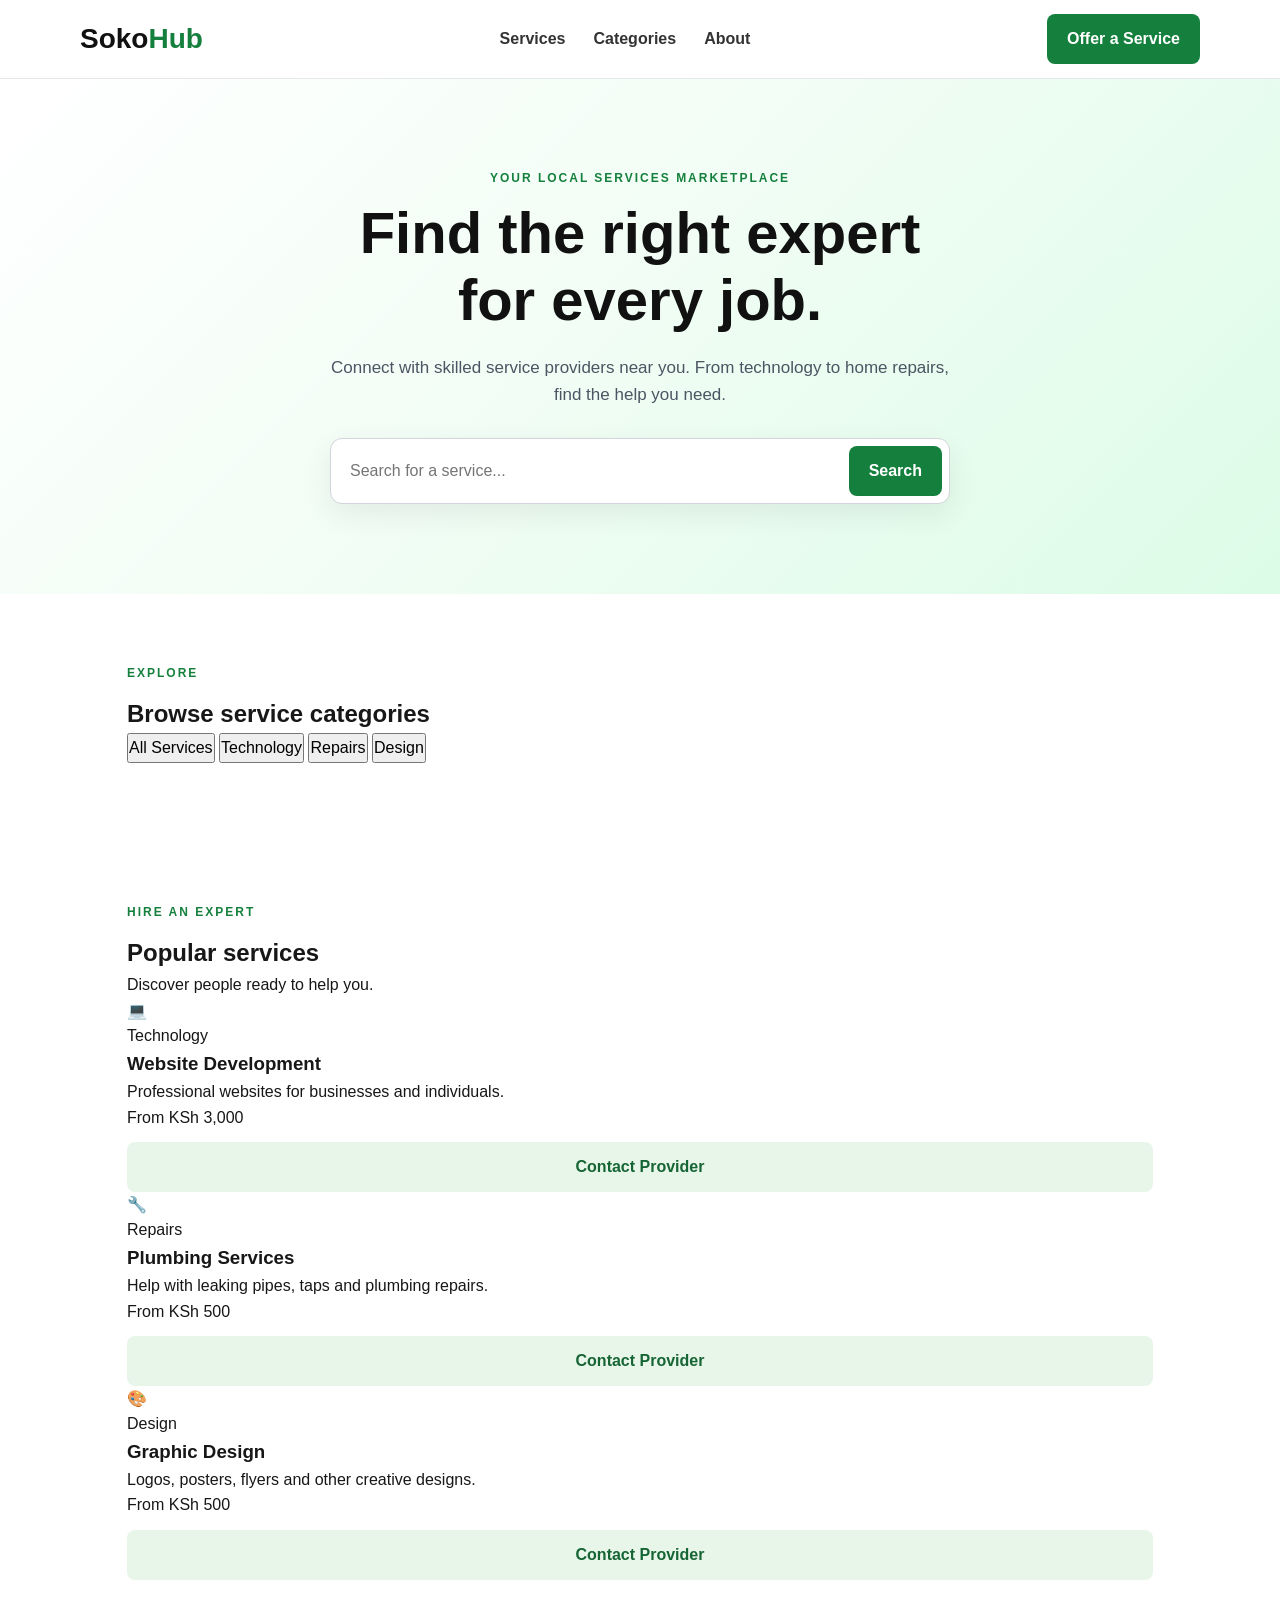
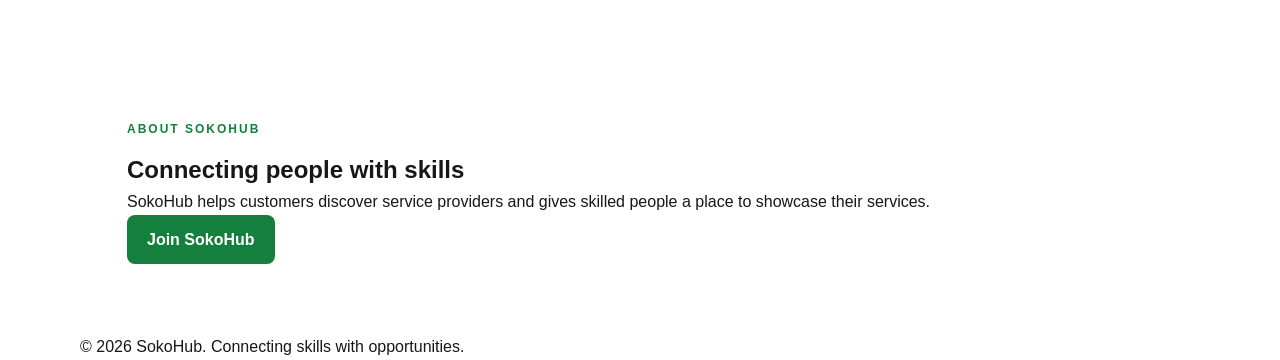
<file: Frontend/index.html>
<!DOCTYPE html>
<html lang="en">
<head>
    <meta charset="UTF-8">
    <meta name="viewport" content="width=device-width, initial-scale=1.0">
    <title>SokoHub | Find Trusted Services</title>
    <link rel="stylesheet" href="style.css">
</head>
<body>

    <header class="site-header">
        <div class="container navbar">
            <a href="#" class="logo">Soko<span>Hub</span></a>

            <nav>
                <a href="#services">Services</a>
                <a href="#categories">Categories</a>
                <a href="#about">About</a>
            </nav>

            <button id="postButton" class="primary-btn">Offer a Service</button>
        </div>
    </header>

    <main>
        <section class="hero">
            <div class="container">
                <p class="eyebrow">YOUR LOCAL SERVICES MARKETPLACE</p>
                <h1>Find the right expert<br>for every job.</h1>
                <p class="hero-text">
                    Connect with skilled service providers near you.
                    From technology to home repairs, find the help you need.
                </p>

                <form class="search-box" id="searchForm">
                    <input
                        type="search"
                        id="searchInput"
                        placeholder="Search for a service..."
                        aria-label="Search services"
                    >
                    <button type="submit" class="primary-btn">Search</button>
                </form>
            </div>
        </section>

        <section class="section" id="categories">
            <div class="container">
                <p class="eyebrow">EXPLORE</p>
                <h2>Browse service categories</h2>

                <div class="categories">
                    <button class="category" data-category="">All Services</button>
                    <button class="category" data-category="Technology">Technology</button>
                    <button class="category" data-category="Repairs">Repairs</button>
                    <button class="category" data-category="Design">Design</button>
                </div>
            </div>
        </section>

        <section class="section services-section" id="services">
            <div class="container">
                <p class="eyebrow">HIRE AN EXPERT</p>
                <h2>Popular services</h2>
                <p class="section-text">Discover people ready to help you.</p>

                <div class="listings-grid">

                    <article class="listing-card" data-category="Technology" data-type="service">
                        <div class="listing-image">💻</div>
                        <div class="listing-content">
                            <p class="listing-category">Technology</p>
                            <h3>Website Development</h3>
                            <p>Professional websites for businesses and individuals.</p>
                            <p class="price">From KSh 3,000</p>
                            <button class="contact-btn">Contact Provider</button>
                        </div>
                    </article>

                    <article class="listing-card" data-category="Repairs" data-type="service">
                        <div class="listing-image">🔧</div>
                        <div class="listing-content">
                            <p class="listing-category">Repairs</p>
                            <h3>Plumbing Services</h3>
                            <p>Help with leaking pipes, taps and plumbing repairs.</p>
                            <p class="price">From KSh 500</p>
                            <button class="contact-btn">Contact Provider</button>
                        </div>
                    </article>

                    <article class="listing-card" data-category="Design" data-type="service">
                        <div class="listing-image">🎨</div>
                        <div class="listing-content">
                            <p class="listing-category">Design</p>
                            <h3>Graphic Design</h3>
                            <p>Logos, posters, flyers and other creative designs.</p>
                            <p class="price">From KSh 500</p>
                            <button class="contact-btn">Contact Provider</button>
                        </div>
                    </article>

                </div>
                <p id="noResults" hidden>No services found. Try another search.</p>
            </div>
        </section>

        <section class="section about-section" id="about">
            <div class="container">
                <p class="eyebrow">ABOUT SOKOHUB</p>
                <h2>Connecting people with skills</h2>
                <p>
                    SokoHub helps customers discover service providers
                    and gives skilled people a place to showcase their services.
                </p>
                <button id="joinButton" class="primary-btn">Join SokoHub</button>
            </div>
        </section>
    </main>

    <footer>
        <div class="container">
            <p>&copy; 2026 SokoHub. Connecting skills with opportunities.</p>
        </div>
    </footer>

    <script src="script.js"></script>
</body>
</html>
</file>
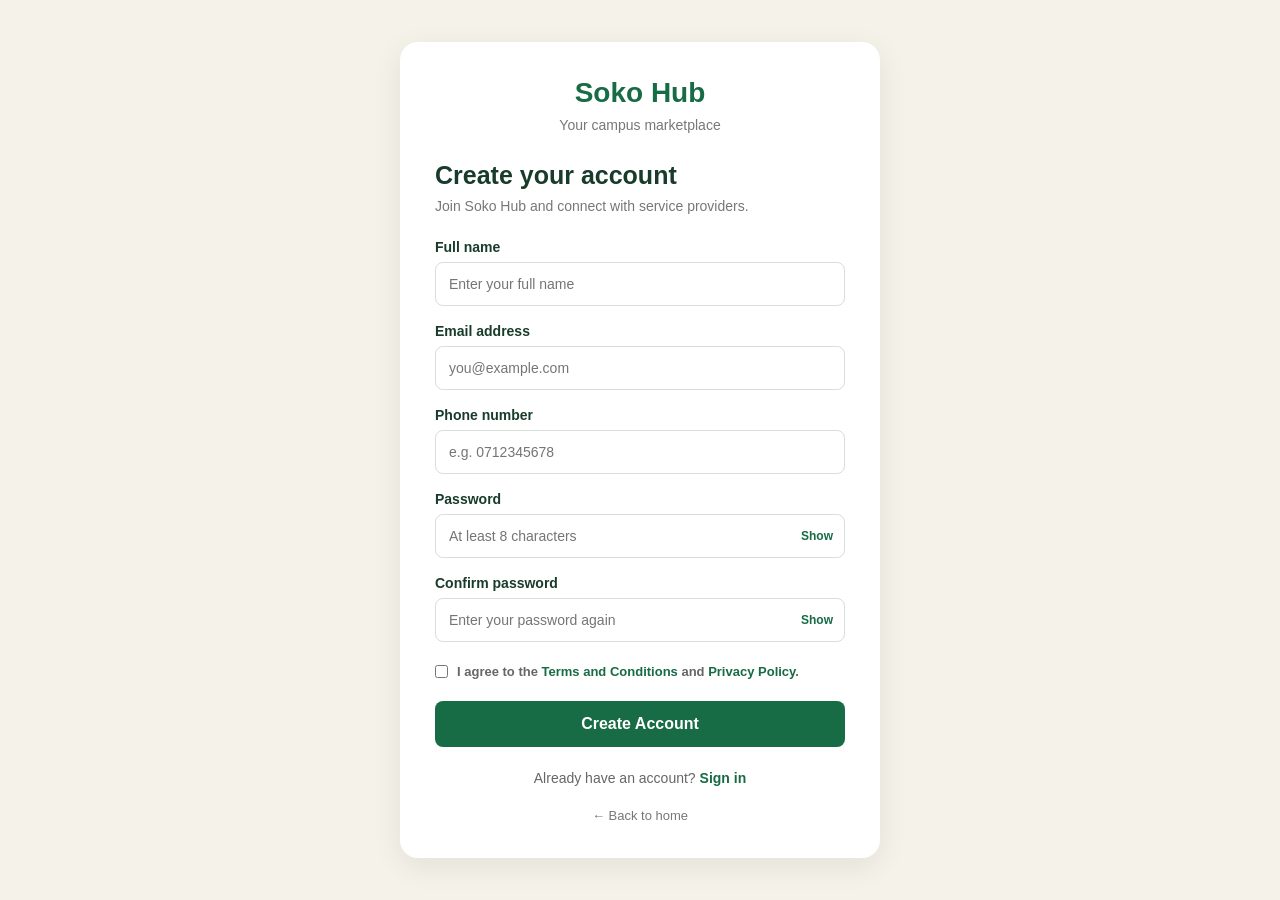
<file: Create an account page.html>
<!DOCTYPE html>
<html lang="en">
<head>
    <meta charset="UTF-8">
    <meta name="viewport" content="width=device-width, initial-scale=1.0">
    <title>Create Account | Soko Hub</title>

    <style>
        * {
            margin: 0;
            padding: 0;
            box-sizing: border-box;
            font-family: Arial, sans-serif;
        }

        body {
            min-height: 100vh;
            display: flex;
            align-items: center;
            justify-content: center;
            padding: 25px;
            background: #f5f3e9;
            color: #183b2b;
        }

        .container {
            width: 100%;
            max-width: 480px;
            background: white;
            padding: 35px;
            border-radius: 18px;
            box-shadow: 0 8px 30px rgba(0, 0, 0, 0.08);
        }

        .logo {
            text-align: center;
            font-size: 28px;
            font-weight: bold;
            color: #176b45;
            margin-bottom: 8px;
        }

        .subtitle {
            text-align: center;
            color: #777;
            font-size: 14px;
            margin-bottom: 28px;
        }

        h2 {
            font-size: 25px;
            margin-bottom: 8px;
        }

        .description {
            color: #777;
            font-size: 14px;
            margin-bottom: 25px;
        }

        .form-group {
            margin-bottom: 17px;
        }

        label {
            display: block;
            margin-bottom: 7px;
            font-size: 14px;
            font-weight: bold;
        }

        input {
            width: 100%;
            padding: 13px;
            border: 1px solid #d8ded8;
            border-radius: 8px;
            outline: none;
            font-size: 14px;
        }

        input:focus {
            border-color: #176b45;
            box-shadow: 0 0 0 2px rgba(23, 107, 69, 0.1);
        }

        .password-box {
            position: relative;
        }

        .password-box input {
            padding-right: 65px;
        }

        .toggle {
            position: absolute;
            right: 12px;
            top: 50%;
            transform: translateY(-50%);
            border: none;
            background: none;
            color: #176b45;
            cursor: pointer;
            font-size: 12px;
            font-weight: bold;
        }

        .terms {
            display: flex;
            align-items: flex-start;
            gap: 9px;
            margin: 20px 0;
            font-size: 13px;
            color: #666;
            line-height: 1.5;
        }

        .terms input {
            width: auto;
            margin-top: 3px;
        }

        .terms a,
        .signin a {
            color: #176b45;
            font-weight: bold;
            text-decoration: none;
        }

        .create-btn {
            width: 100%;
            padding: 14px;
            border: none;
            border-radius: 8px;
            background: #176b45;
            color: white;
            font-size: 16px;
            font-weight: bold;
            cursor: pointer;
            transition: 0.2s;
        }

        .create-btn:hover {
            background: #105536;
        }

        .message {
            margin-top: 15px;
            font-size: 14px;
            line-height: 1.5;
        }

        .signin {
            text-align: center;
            margin-top: 23px;
            font-size: 14px;
            color: #666;
        }

        .back-home {
            display: block;
            text-align: center;
            margin-top: 22px;
            font-size: 13px;
            color: #777;
            text-decoration: none;
        }

        @media (max-width: 480px) {
            .container {
                padding: 25px 20px;
            }
        }
    </style>
</head>

<body>
    <main class="container">
        <div class="logo">Soko Hub</div>
        <p class="subtitle">Your campus marketplace</p>

        <h2>Create your account</h2>
        <p class="description">
            Join Soko Hub and connect with service providers.
        </p>

        <form id="registerForm">
            <div class="form-group">
                <label for="fullName">Full name</label>
                <input
                    type="text"
                    id="fullName"
                    placeholder="Enter your full name"
                    autocomplete="name"
                    required
                >
            </div>

            <div class="form-group">
                <label for="email">Email address</label>
                <input
                    type="email"
                    id="email"
                    placeholder="you@example.com"
                    autocomplete="email"
                    required
                >
            </div>

            <div class="form-group">
                <label for="phone">Phone number</label>
                <input
                    type="tel"
                    id="phone"
                    placeholder="e.g. 0712345678"
                    autocomplete="tel"
                    required
                >
            </div>

            <div class="form-group">
                <label for="password">Password</label>
                <div class="password-box">
                    <input
                        type="password"
                        id="password"
                        placeholder="At least 8 characters"
                        autocomplete="new-password"
                        minlength="8"
                        required
                    >
                    <button
                        type="button"
                        class="toggle"
                        onclick="togglePassword('password', this)"
                    >Show</button>
                </div>
            </div>

            <div class="form-group">
                <label for="confirmPassword">Confirm password</label>
                <div class="password-box">
                    <input
                        type="password"
                        id="confirmPassword"
                        placeholder="Enter your password again"
                        autocomplete="new-password"
                        required
                    >
                    <button
                        type="button"
                        class="toggle"
                        onclick="togglePassword('confirmPassword', this)"
                    >Show</button>
                </div>
            </div>

            <label class="terms">
                <input type="checkbox" id="agreeTerms" required>
                <span>
                    I agree to the
                    <a href="terms.html">Terms and Conditions</a>
                    and
                    <a href="privacy.html">Privacy Policy</a>.
                </span>
            </label>

            <button type="submit" class="create-btn">
                Create Account
            </button>

            <p id="message" class="message" role="status"></p>
        </form>

        <p class="signin">
            Already have an account?
            <a href="soko-hub-auth.html">Sign in</a>
        </p>

        <a href="index.html" class="back-home">
            ← Back to home
        </a>
    </main>

    <script>
        function togglePassword(id, button) {
            const input = document.getElementById(id);

            if (input.type === "password") {
                input.type = "text";
                button.textContent = "Hide";
            } else {
                input.type = "password";
                button.textContent = "Show";
            }
        }

        document.getElementById("registerForm").addEventListener(
            "submit",
            function(event) {
                event.preventDefault();

                const fullName =
                    document.getElementById("fullName").value.trim();

                const email =
                    document.getElementById("email").value.trim();

                const phone =
                    document.getElementById("phone").value.trim();

                const password =
                    document.getElementById("password").value;

                const confirmPassword =
                    document.getElementById("confirmPassword").value;

                const message =
                    document.getElementById("message");

                message.style.color = "#c0392b";

                if (!fullName || !email || !phone) {
                    message.textContent =
                        "Please complete all required fields.";
                    return;
                }

                if (password.length < 8) {
                    message.textContent =
                        "Your password must have at least 8 characters.";
                    return;
                }

                if (password !== confirmPassword) {
                    message.textContent =
                        "Your passwords do not match.";
                    return;
                }

                if (!document.getElementById("agreeTerms").checked) {
                    message.textContent =
                        "Please agree to the Terms and Conditions.";
                    return;
                }

                message.style.color = "#176b45";
                message.textContent =
                    "Form validated! Account creation will work once authentication is connected.";
            }
        );
    </script>
</body>
</html>
</file>
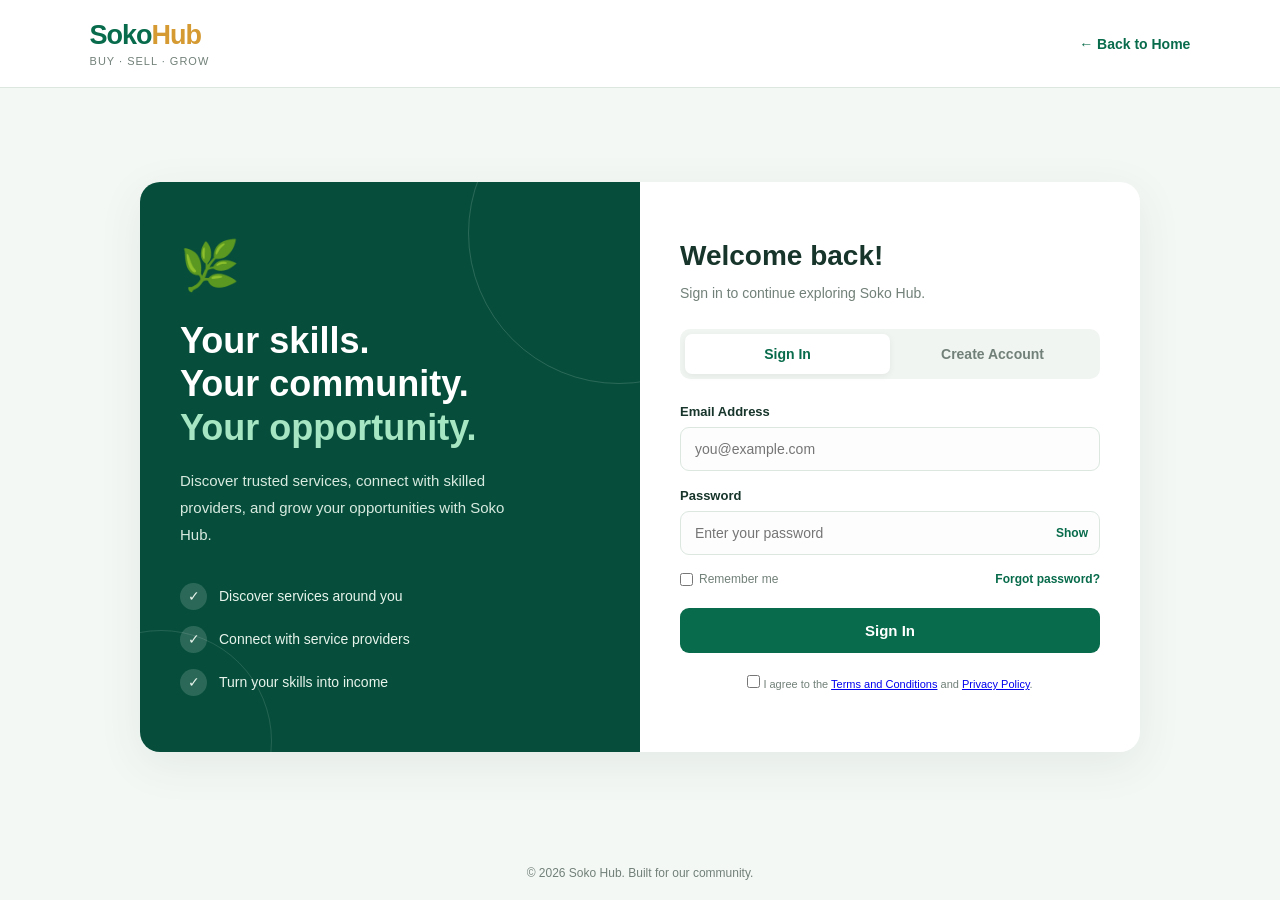
<file: Log in page.html>
<!DOCTYPE html>
<html lang="en">
<head>
  <meta charset="UTF-8">
  <meta name="viewport" content="width=device-width, initial-scale=1.0">
  <title>Soko Hub | Welcome</title>

  <style>
    * {
      margin: 0;
      padding: 0;
      box-sizing: border-box;
    }

    :root {
      --green: #086b4b;
      --dark-green: #064e3b;
      --light-green: #e9f5ef;
      --text: #17352b;
      --muted: #718078;
      --border: #dce7e0;
      --white: #ffffff;
    }

    body {
      font-family: Arial, Helvetica, sans-serif;
      background: #f4f8f5;
      color: var(--text);
      min-height: 100vh;
      display: flex;
      flex-direction: column;
    }

    /* Header */
    header {
      background: var(--white);
      padding: 20px 7%;
      display: flex;
      align-items: center;
      justify-content: space-between;
      border-bottom: 1px solid var(--border);
    }

    .logo {
      font-size: 27px;
      font-weight: 800;
      color: var(--green);
      letter-spacing: -1px;
    }

    .logo span {
      color: #d59a32;
    }

    .tagline {
      font-size: 11px;
      color: var(--muted);
      margin-top: 4px;
      letter-spacing: 1px;
    }

    .home-link {
      color: var(--green);
      text-decoration: none;
      font-size: 14px;
      font-weight: 600;
    }

    /* Main layout */
    main {
      flex: 1;
      display: flex;
      justify-content: center;
      align-items: center;
      padding: 45px 20px;
    }

    .auth-container {
      width: 100%;
      max-width: 1000px;
      min-height: 570px;
      display: grid;
      grid-template-columns: 1fr 1fr;
      background: var(--white);
      border-radius: 20px;
      overflow: hidden;
      box-shadow: 0 12px 45px rgba(22, 65, 44, 0.08);
    }

    /* Left panel */
    .welcome-panel {
      background: var(--dark-green);
      color: white;
      padding: 55px 40px;
      display: flex;
      flex-direction: column;
      justify-content: center;
      position: relative;
      overflow: hidden;
    }

    .welcome-panel::before {
      content: "";
      position: absolute;
      width: 300px;
      height: 300px;
      border: 1px solid rgba(255,255,255,0.15);
      border-radius: 50%;
      top: -100px;
      right: -130px;
    }

    .welcome-panel::after {
      content: "";
      position: absolute;
      width: 220px;
      height: 220px;
      border: 1px solid rgba(255,255,255,0.12);
      border-radius: 50%;
      bottom: -100px;
      left: -90px;
    }

    .welcome-icon {
      font-size: 48px;
      margin-bottom: 25px;
    }

    .welcome-panel h1 {
      font-size: 36px;
      line-height: 1.2;
      margin-bottom: 18px;
    }

    .welcome-panel h1 span {
      color: #a7e6c3;
    }

    .welcome-panel p {
      color: #d8eae0;
      line-height: 1.8;
      font-size: 15px;
      max-width: 350px;
    }

    .benefits {
      margin-top: 35px;
      display: grid;
      gap: 16px;
    }

    .benefit {
      display: flex;
      align-items: center;
      gap: 12px;
      font-size: 14px;
      color: #e8f4ec;
    }

    .check {
      background: rgba(255,255,255,0.15);
      width: 27px;
      height: 27px;
      border-radius: 50%;
      display: grid;
      place-items: center;
      flex-shrink: 0;
    }

    /* Right panel */
    .form-panel {
      padding: 45px 40px;
      display: flex;
      flex-direction: column;
      justify-content: center;
    }

    .form-panel h2 {
      font-size: 28px;
      margin-bottom: 10px;
    }

    .subtitle {
      color: var(--muted);
      font-size: 14px;
      line-height: 1.6;
      margin-bottom: 25px;
    }

    /* Tabs */
    .tabs {
      display: flex;
      background: #f0f5f1;
      padding: 5px;
      border-radius: 10px;
      margin-bottom: 25px;
    }

    .tab {
      flex: 1;
      border: none;
      background: transparent;
      padding: 12px;
      border-radius: 7px;
      color: var(--muted);
      font-size: 14px;
      font-weight: 700;
      cursor: pointer;
    }

    .tab.active {
      background: white;
      color: var(--green);
      box-shadow: 0 2px 7px rgba(0,0,0,0.06);
    }

    /* Form fields */
    .field {
      margin-bottom: 17px;
    }

    .field label {
      display: block;
      font-size: 13px;
      font-weight: 700;
      margin-bottom: 8px;
    }

    .field input {
      width: 100%;
      padding: 13px 14px;
      border: 1px solid var(--border);
      border-radius: 9px;
      font-size: 14px;
      outline: none;
      background: #fcfdfc;
      color: var(--text);
      transition: border-color 0.2s;
    }

    .field input:focus {
      border-color: var(--green);
      box-shadow: 0 0 0 3px rgba(8,107,75,0.08);
    }

    .password-wrap {
      position: relative;
    }

    .password-wrap input {
      padding-right: 70px;
    }

    .toggle-password {
      position: absolute;
      right: 12px;
      top: 50%;
      transform: translateY(-50%);
      background: none;
      border: none;
      color: var(--green);
      cursor: pointer;
      font-size: 12px;
      font-weight: 700;
    }

    .form-options {
      display: flex;
      justify-content: space-between;
      align-items: center;
      gap: 10px;
      margin: 2px 0 22px;
      font-size: 12px;
    }

    .remember {
      display: flex;
      align-items: center;
      gap: 6px;
      color: var(--muted);
    }

    .text-link {
      color: var(--green);
      text-decoration: none;
      font-weight: 700;
      cursor: pointer;
    }

    .primary-button {
      width: 100%;
      padding: 14px;
      border: none;
      border-radius: 9px;
      background: var(--green);
      color: white;
      font-size: 15px;
      font-weight: 700;
      cursor: pointer;
      transition: background 0.2s, transform 0.2s;
    }

    .primary-button:hover {
      background: var(--dark-green);
      transform: translateY(-1px);
    }

    .message {
      display: none;
      padding: 12px;
      border-radius: 8px;
      font-size: 13px;
      line-height: 1.5;
      margin-bottom: 16px;
    }

    .message.error {
      display: block;
      background: #fff0f0;
      color: #a12626;
      border: 1px solid #f2cccc;
    }

    .message.success {
      display: block;
      background: #e9f7ef;
      color: #17643e;
      border: 1px solid #c7e9d4;
    }

    .terms {
      text-align: center;
      margin-top: 22px;
      font-size: 11px;
      color: var(--muted);
      line-height: 1.7;
    }

    footer {
      text-align: center;
      padding: 20px;
      color: var(--muted);
      font-size: 12px;
    }

    /* Mobile layout */
    @media (max-width: 760px) {
      header {
        padding: 18px 6%;
      }

      .auth-container {
        grid-template-columns: 1fr;
        max-width: 460px;
      }

      .welcome-panel {
        padding: 30px 28px;
      }

      .welcome-panel h1 {
        font-size: 28px;
      }

      .welcome-icon {
        font-size: 35px;
        margin-bottom: 15px;
      }

      .benefits {
        display: none;
      }

      .form-panel {
        padding: 32px 25px;
      }

      main {
        padding: 25px 14px;
      }
    }
  </style>
</head>

<body>

  <header>
    <div>
      <div class="logo">Soko<span>Hub</span></div>
      <div class="tagline">BUY · SELL · GROW</div>
    </div>

    <a href="index.html" class="home-link">← Back to Home</a>
  </header>

  <main>
    <div class="auth-container">

      <section class="welcome-panel">
        <div class="welcome-icon">🌿</div>

        <h1>
          Your skills.<br>
          Your community.<br>
          <span>Your opportunity.</span>
        </h1>

        <p>
          Discover trusted services, connect with skilled
          providers, and grow your opportunities with Soko Hub.
        </p>

        <div class="benefits">
          <div class="benefit">
            <span class="check">✓</span>
            Discover services around you
          </div>

          <div class="benefit">
            <span class="check">✓</span>
            Connect with service providers
          </div>

          <div class="benefit">
            <span class="check">✓</span>
            Turn your skills into income
          </div>
        </div>
      </section>

      <section class="form-panel">

        <h2 id="formTitle">Welcome back!</h2>

        <p class="subtitle" id="formSubtitle">
          Sign in to continue exploring Soko Hub.
        </p>

        
<div class="tabs">
    <button class="tab active" id="loginTab" type="button">
        Sign In
    </button>

    <button
        class="tab"
        id="registerTab"
        type="button"
        onclick="window.location.href='Create an account page.html'">
        Create Account
    </button>
</div>

        <div id="message" class="message" role="status"
             aria-live="polite"></div>

        <form id="authForm" novalidate>

          <div class="field" id="nameField" hidden>
            <label for="fullName">Full Name</label>
            <input
              type="text"
              id="fullName"
              name="fullName"
              placeholder="Enter your full name"
              autocomplete="name"
            >
          </div>

          <div class="field">
            <label for="email">Email Address</label>
            <input
              type="email"
              id="email"
              name="email"
              placeholder="you@example.com"
              autocomplete="email"
              required
            >
          </div>

          <div class="field">
            <label for="password">Password</label>

            <div class="password-wrap">
              <input
                type="password"
                id="password"
                name="password"
                placeholder="Enter your password"
                autocomplete="current-password"
                required
              >

              <button
                type="button"
                class="toggle-password"
                data-target="password"
              >
                Show
              </button>
            </div>
          </div>

          <div class="field" id="confirmField" hidden>
            <label for="confirmPassword">Confirm Password</label>

            <div class="password-wrap">
              <input
                type="password"
                id="confirmPassword"
                name="confirmPassword"
                placeholder="Enter password again"
                autocomplete="new-password"
              >

              <button
                type="button"
                class="toggle-password"
                data-target="confirmPassword"
              >
                Show
              </button>
            </div>
          </div>

          <div class="form-options" id="loginOptions">
            <label class="remember">
              <input type="checkbox" id="remember">
              Remember me
            </label>

            <a href="#" class="text-link" id="forgotPassword">
              Forgot password?
            </a>
          </div>

          <button type="submit" class="primary-button" id="submitButton">
            Sign In
          </button>

        </form>

        <label class="terms">
    <input type="checkbox" id="agreeTerms" required>
    <span>
        I agree to the
        <a href="terms.html">Terms and Conditions</a>
        and
        <a href="privacy.html">Privacy Policy</a>.
    </span>
</label>

      </section>
    </div>
  </main>

  <footer>
    © <span id="year"></span> Soko Hub. Built for our community.
  </footer>

  <script>
    const loginTab = document.getElementById("loginTab");
    const registerTab = document.getElementById("registerTab");
    const form = document.getElementById("authForm");

    const formTitle = document.getElementById("formTitle");
    const formSubtitle = document.getElementById("formSubtitle");
    const nameField = document.getElementById("nameField");
    const confirmField = document.getElementById("confirmField");
    const loginOptions = document.getElementById("loginOptions");
    const submitButton = document.getElementById("submitButton");
    const message = document.getElementById("message");

    const fullName = document.getElementById("fullName");
    const email = document.getElementById("email");
    const password = document.getElementById("password");
    const confirmPassword = document.getElementById("confirmPassword");

    let currentMode = "login";

    document.getElementById("year").textContent =
      new Date().getFullYear();

    function showMessage(text, type) {
      message.textContent = text;
      message.className = "message " + type;
    }

    function clearMessage() {
      message.textContent = "";
      message.className = "message";
    }

    function setMode(mode) {
      currentMode = mode;
      const registering = mode === "register";

      loginTab.classList.toggle("active", !registering);
      registerTab.classList.toggle("active", registering);

      nameField.hidden = !registering;
      confirmField.hidden = !registering;
      loginOptions.hidden = registering;

      fullName.required = registering;
      confirmPassword.required = registering;

      password.autocomplete = registering
        ? "new-password"
        : "current-password";

      formTitle.textContent = registering
        ? "Create your account"
        : "Welcome back!";

      formSubtitle.textContent = registering
        ? "Join Soko Hub and discover new opportunities."
        : "Sign in to continue exploring Soko Hub.";

      submitButton.textContent = registering
        ? "Create Account"
        : "Sign In";

      clearMessage();
    }

    loginTab.addEventListener("click", () => setMode("login"));
    registerTab.addEventListener("click", () => setMode("register"));

    document.querySelectorAll(".toggle-password").forEach(button => {
      button.addEventListener("click", () => {
        const input = document.getElementById(button.dataset.target);
        const showing = input.type === "text";

        input.type = showing ? "password" : "text";
        button.textContent = showing ? "Show" : "Hide";
      });
    });

    form.addEventListener("submit", event => {
      event.preventDefault();
      clearMessage();

      if (!form.checkValidity()) {
        form.reportValidity();
        return;
      }

      if (currentMode === "register") {
        if (password.value.length < 8) {
          showMessage(
            "Your password must contain at least 8 characters.",
            "error"
          );
          password.focus();
          return;
        }

        if (password.value !== confirmPassword.value) {
          showMessage(
            "Your passwords do not match. Please try again.",
            "error"
          );
          confirmPassword.focus();
          return;
        }

        showMessage(
          "Your form is valid! Account creation is not connected yet. " +
          "Next, connect Supabase Authentication.",
          "success"
        );
      } else {
        showMessage(
          "Your form is valid! Sign-in is not connected yet. " +
          "Next, connect Supabase Authentication.",
          "success"
        );
      }
    });

    document.getElementById("forgotPassword")
      .addEventListener("click", event => {
        event.preventDefault();

        showMessage(
          "Password reset will be available once we connect " +
          "Supabase Authentication.",
          "success"
        );
      });
  </script>

</body>
</html>
</file>
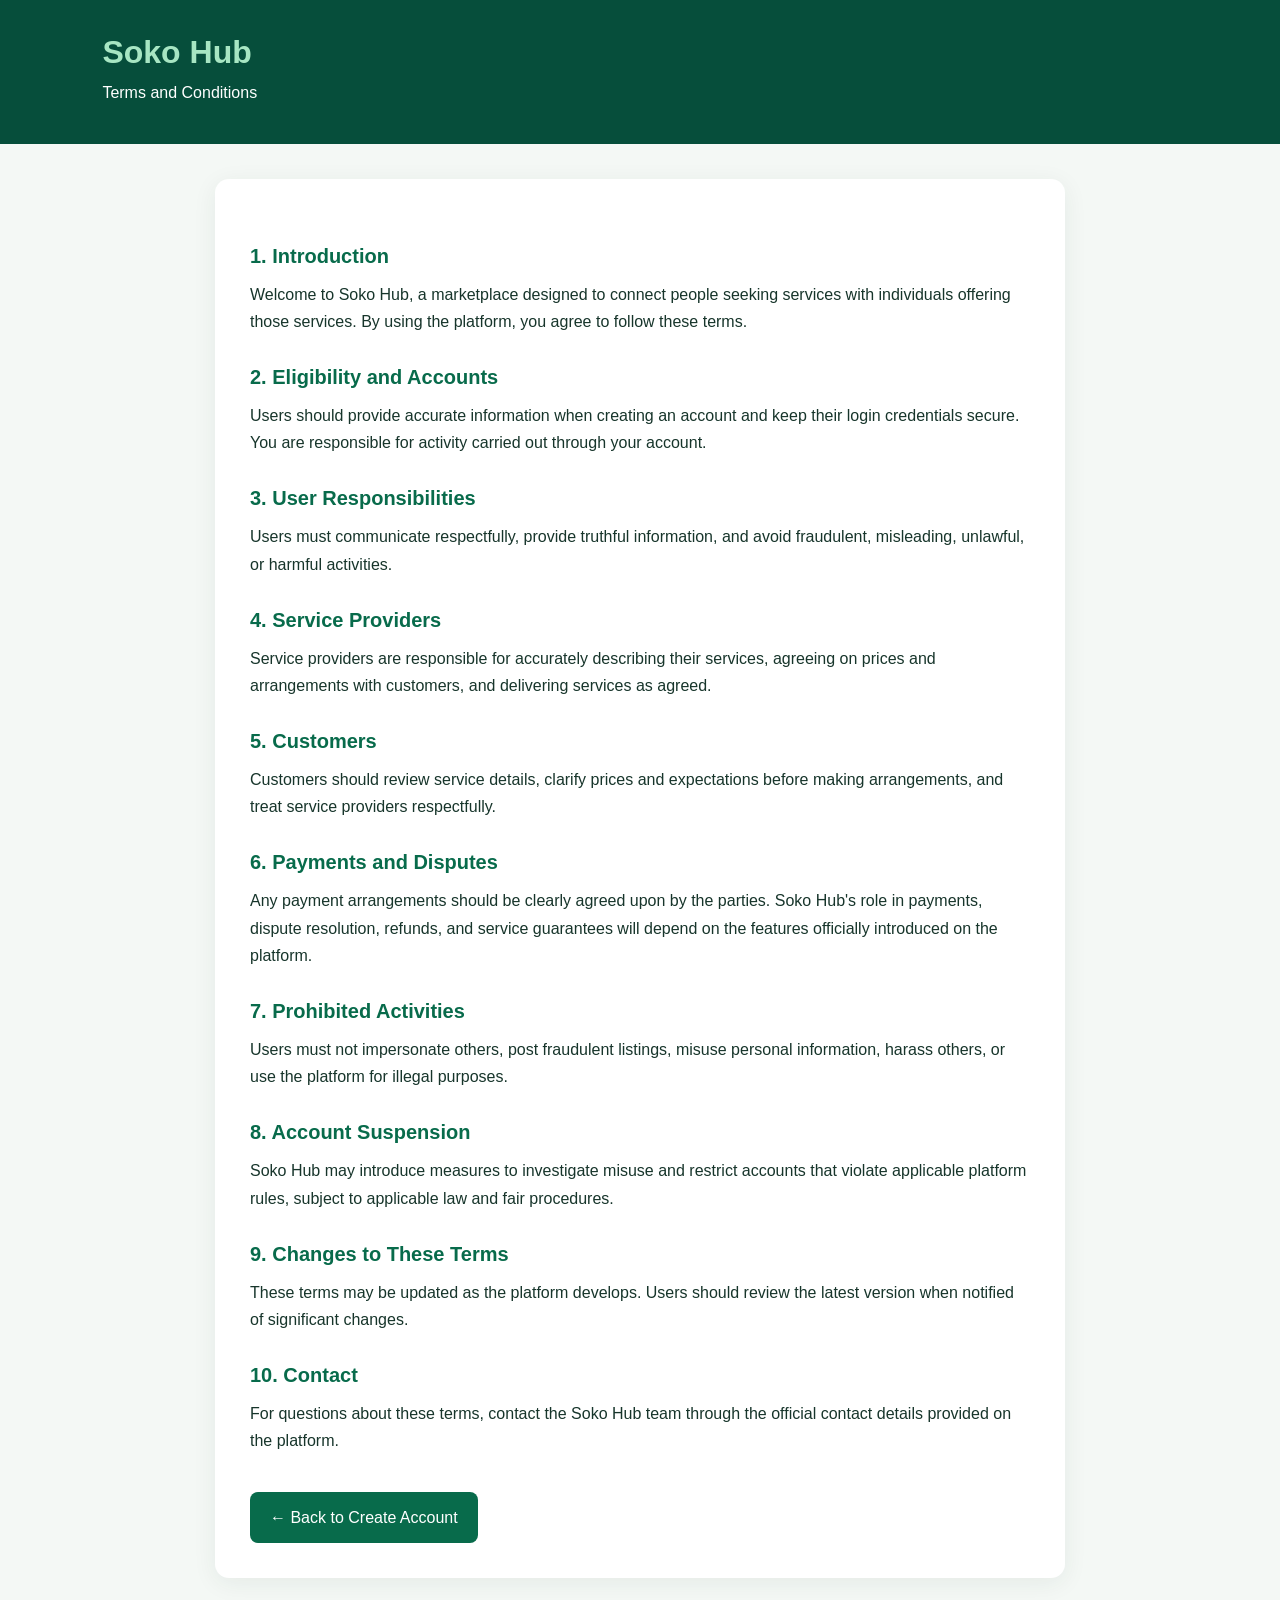
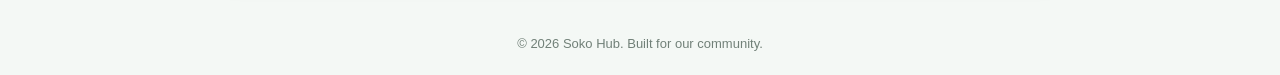
<file: terms.html>
<!DOCTYPE html>
<html lang="en">
<head>
    <meta charset="UTF-8">
    <meta name="viewport" content="width=device-width, initial-scale=1.0">
    <title>Terms and Conditions | Soko Hub</title>

    <style>
        * {
            box-sizing: border-box;
            margin: 0;
            padding: 0;
        }

        body {
            font-family: Arial, sans-serif;
            background: #f4f8f5;
            color: #17352b;
            line-height: 1.7;
        }

        header {
            background: #064e3b;
            color: white;
            padding: 25px 8%;
        }

        header h1 {
            color: #a7e6c3;
        }

        main {
            max-width: 850px;
            margin: 35px auto;
            padding: 35px;
            background: white;
            border-radius: 14px;
            box-shadow: 0 5px 25px #17352b12;
        }

        h2 {
            color: #086b4b;
            margin: 25px 0 8px;
            font-size: 20px;
        }

        p {
            margin-bottom: 12px;
        }

        .back {
            display: inline-block;
            margin-top: 25px;
            padding: 12px 20px;
            background: #086b4b;
            color: white;
            text-decoration: none;
            border-radius: 8px;
        }

        footer {
            text-align: center;
            padding: 20px;
            color: #718078;
            font-size: 13px;
        }

        @media (max-width: 600px) {
            main {
                margin: 20px 12px;
                padding: 22px;
            }
        }
    </style>
</head>

<body>
    <header>
        <h1>Soko Hub</h1>
        <p>Terms and Conditions</p>
    </header>

    <main>
        <h2>1. Introduction</h2>
        <p>
            Welcome to Soko Hub, a marketplace designed to connect
            people seeking services with individuals offering those
            services. By using the platform, you agree to follow
            these terms.
        </p>

        <h2>2. Eligibility and Accounts</h2>
        <p>
            Users should provide accurate information when creating
            an account and keep their login credentials secure.
            You are responsible for activity carried out through
            your account.
        </p>

        <h2>3. User Responsibilities</h2>
        <p>
            Users must communicate respectfully, provide truthful
            information, and avoid fraudulent, misleading, unlawful,
            or harmful activities.
        </p>

        <h2>4. Service Providers</h2>
        <p>
            Service providers are responsible for accurately
            describing their services, agreeing on prices and
            arrangements with customers, and delivering services
            as agreed.
        </p>

        <h2>5. Customers</h2>
        <p>
            Customers should review service details, clarify prices
            and expectations before making arrangements, and treat
            service providers respectfully.
        </p>

        <h2>6. Payments and Disputes</h2>
        <p>
            Any payment arrangements should be clearly agreed upon
            by the parties. Soko Hub's role in payments, dispute
            resolution, refunds, and service guarantees will depend
            on the features officially introduced on the platform.
        </p>

        <h2>7. Prohibited Activities</h2>
        <p>
            Users must not impersonate others, post fraudulent
            listings, misuse personal information, harass others,
            or use the platform for illegal purposes.
        </p>

        <h2>8. Account Suspension</h2>
        <p>
            Soko Hub may introduce measures to investigate misuse
            and restrict accounts that violate applicable platform
            rules, subject to applicable law and fair procedures.
        </p>

        <h2>9. Changes to These Terms</h2>
        <p>
            These terms may be updated as the platform develops.
            Users should review the latest version when notified
            of significant changes.
        </p>

        <h2>10. Contact</h2>
        <p>
            For questions about these terms, contact the Soko Hub
            team through the official contact details provided
            on the platform.
        </p>

        <a href="register.html" class="back">
            ← Back to Create Account
        </a>
    </main>

    <footer>
        © <span id="year"></span> Soko Hub. Built for our community.
    </footer>

    <script>
        document.getElementById("year").textContent =
            new Date().getFullYear();
    </script>
</body>
</html>
</file>
<file: Frontend/style.css>
/* SOKOHUB - GREEN, WHITE & BLACK THEME */

* {
    margin: 0;
    padding: 0;
    box-sizing: border-box;
}

html {
    scroll-behavior: smooth;
}

body {
    font-family: Arial, Helvetica, sans-serif;
    background: #ffffff;
    color: #171717;
    line-height: 1.6;
}

a {
    text-decoration: none;
    color: inherit;
}

button,
input {
    font: inherit;
}

button {
    cursor: pointer;
}

.container {
    width: min(1120px, 90%);
    margin: 0 auto;
}

/* HEADER */

.site-header {
    background: #ffffff;
    border-bottom: 1px solid #e5e7eb;
    position: sticky;
    top: 0;
    z-index: 10;
}

.navbar {
    min-height: 78px;
    display: flex;
    align-items: center;
    justify-content: space-between;
    gap: 24px;
}

.logo {
    font-size: 28px;
    font-weight: 800;
    color: #111111;
}

.logo span {
    color: #15803d;
}

nav {
    display: flex;
    align-items: center;
    gap: 28px;
}

nav a {
    color: #333333;
    font-weight: 600;
    transition: color 0.2s;
}

nav a:hover {
    color: #15803d;
}

/* BUTTONS */

.primary-btn,
.contact-btn {
    border: none;
    border-radius: 8px;
    padding: 12px 20px;
    font-weight: 700;
    transition: background 0.2s, transform 0.2s;
}

.primary-btn {
    background: #15803d;
    color: #ffffff;
}

.primary-btn:hover {
    background: #166534;
    transform: translateY(-1px);
}

.contact-btn {
    width: 100%;
    background: #e8f5e9;
    color: #166534;
    margin-top: 12px;
}

.contact-btn:hover {
    background: #c8e6c9;
}

/* HERO */

.hero {
    background: linear-gradient(135deg, #ffffff, #f0fdf4, #dcfce7);
    padding: 90px 0;
    text-align: center;
}

.eyebrow {
    color: #15803d;
    font-size: 12px;
    font-weight: 800;
    letter-spacing: 2px;
    margin-bottom: 12px;
}

.hero h1 {
    color: #111111;
    font-size: clamp(36px, 5vw, 58px);
    line-height: 1.15;
    margin-bottom: 20px;
}

.hero-text {
    max-width: 620px;
    margin: 0 auto 30px;
    color: #4b5563;
    font-size: 17px;
}

.search-box {
    display: flex;
    max-width: 620px;
    margin: 0 auto;
    padding: 7px;
    background: #ffffff;
    border: 1px solid #d1d5db;
    border-radius: 12px;
    box-shadow: 0 10px 30px rgba(0, 0, 0, 0.07);
    gap: 8px;
}

.search-box input {
    flex: 1;
    min-width: 0;
    border: none;
    outline: none;
    padding: 12px;
    background: transparent;
}

/* SECTIONS */

.section {
    padding: 70px
</file>
